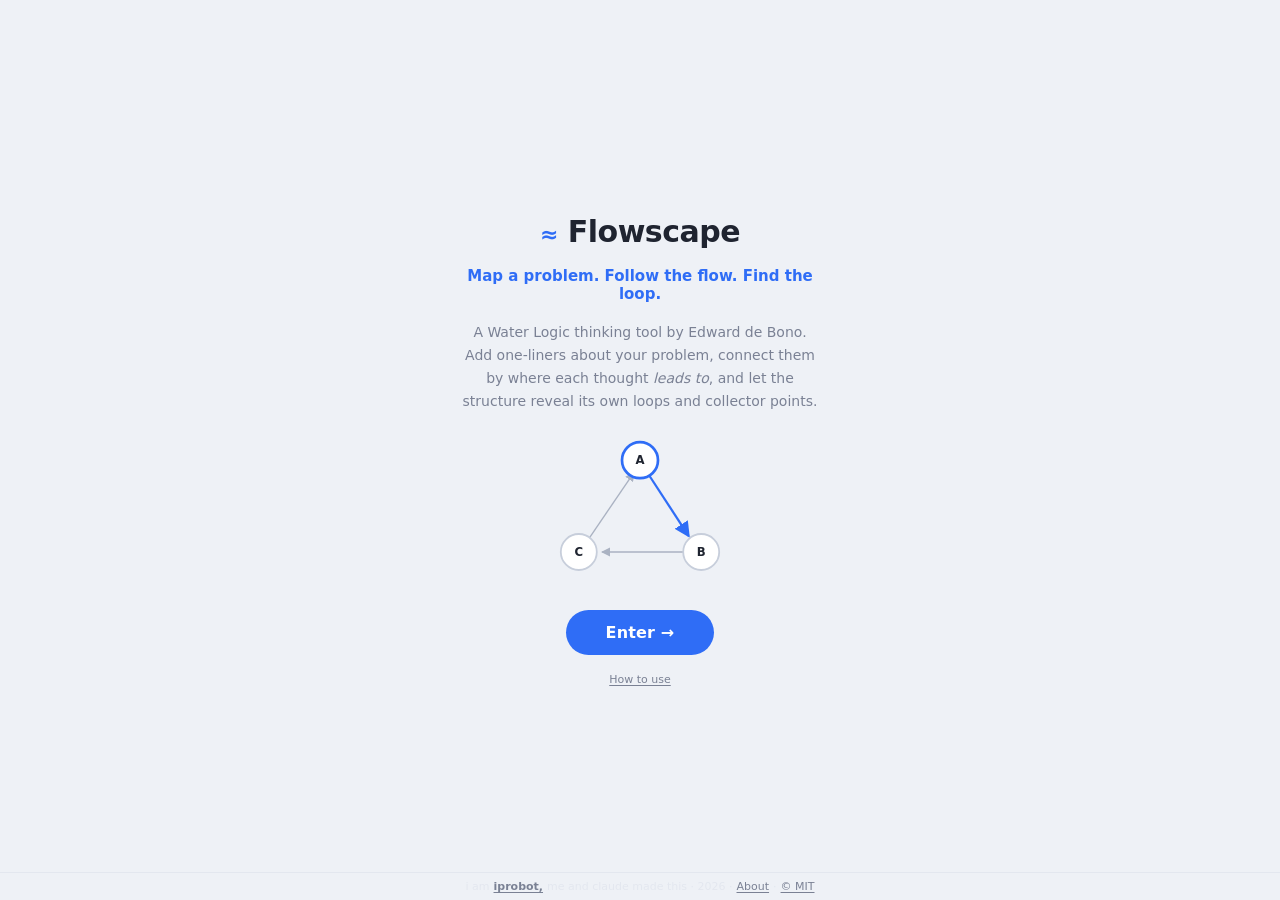
<file: index.html>
<!doctype html>
<html lang="en" data-mode="light" data-palette="blue-yellow">
<head>
  <meta charset="utf-8" />
  <meta name="viewport" content="width=device-width, initial-scale=1" />
  <title>Flowscape — Water Logic</title>
  <!-- Single-file build — generated by build.js, do not edit. Edit src/ then run `node build.js`. -->
  <style>
/* ============================================================
   Flowscape — Water Logic SPA
   Theming via CSS custom properties.
   data-mode  = light | dark        (surfaces)
   data-palette = blue-yellow | ... (accents)
   ============================================================ */

:root {
  --bg: #eef1f6;
  --panel: #ffffff;
  --panel-2: #f4f6fb;
  --text: #1f2430;
  --muted: #7a8194;
  --border: #e3e7ef;
  --node-fill: #ffffff;
  --node-stroke: #c7cedb;
  --edge: #aab2c2;
  --shadow: 0 6px 22px rgba(20, 30, 60, .09);
  --radius: 16px;
  --edge-strong: var(--accent);
}

[data-mode="dark"] {
  --bg: #111318;
  --panel: #181b24;
  --panel-2: #1e2130;
  --text: #e7ebf3;
  --muted: #98a1b8;
  --border: #28314c;
  --node-fill: #1e2130;
  --node-stroke: #3a4566;
  --edge: #46506b;
  --shadow: 0 10px 30px rgba(0, 0, 0, .5);
}

/* Palettes -------------------------------------------------- */
[data-palette="blue-yellow"] { --accent: #2f6df6; --accent-2: #f4b400; }
[data-palette="teal-coral"]  { --accent: #0d9488; --accent-2: #fb7185; }
[data-palette="violet-lime"] { --accent: #7c3aed; --accent-2: #84cc16; }
[data-palette="ember"]       { --accent: #e05a1a; --accent-2: #3aa0da; }
[data-palette="slate"]       { --accent: #5b7fa6; --accent-2: #d4a843; }
/* Six Thinking Hats palettes (accent = strong path/entry, accent-2 = loop) */
[data-palette="hats-blue-yellow"] { --accent: #3aa0da; --accent-2: #f4c20d; }
[data-palette="hats-green-red"]   { --accent: #2fa84f; --accent-2: #e5342a; }
[data-palette="hats-blue-green"]  { --accent: #3aa0da; --accent-2: #2fa84f; }

/* Base ------------------------------------------------------ */
* { box-sizing: border-box; }
html, body { height: 100%; margin: 0; }
body {
  display: flex;
  flex-direction: column;
  background: var(--bg);
  color: var(--text);
  font-family: ui-sans-serif, system-ui, -apple-system, "Segoe UI", Roboto, Helvetica, Arial, sans-serif;
  font-size: 14px;
  -webkit-font-smoothing: antialiased;
}
h2 { margin: 0; font-size: 13px; letter-spacing: .04em; text-transform: uppercase; color: var(--muted); }
button { font: inherit; }

/* Toolbar --------------------------------------------------- */
.toolbar {
  display: flex;
  align-items: center;
  gap: 12px;
  padding: 10px 16px;
  background: var(--panel);
  border-bottom: 1px solid var(--border);
}
.brand {
  font-weight: 700;
  font-size: 16px;
  letter-spacing: .01em;
  display: flex;
  align-items: center;
  gap: 8px;
  cursor: pointer;
  user-select: none;
  opacity: 1;
  transition: opacity .15s;
}
.brand:hover { opacity: .7; }
.brand-mark {
  color: var(--accent);
  font-size: 22px;
  line-height: 1;
}
.group { display: flex; align-items: center; gap: 6px; }
.spacer { flex: 1; }

.btn {
  border: 1px solid var(--border);
  background: var(--panel-2);
  color: var(--text);
  padding: 7px 12px;
  border-radius: 10px;
  cursor: pointer;
  transition: background .15s, border-color .15s, transform .05s;
}
.btn:hover { border-color: var(--accent); }
.btn:active { transform: translateY(1px); }
.btn.ghost { background: transparent; }
.btn.danger { color: #e5484d; }
.btn.danger:hover { border-color: #e5484d; }
.btn.active { border-color: var(--accent); color: var(--accent); background: color-mix(in srgb, var(--accent) 10%, transparent); }
.btn.icon-btn { padding: 7px 10px; }
.add-btn { font-size: 18px; line-height: 1; padding: 0 14px; }

select {
  border: 1px solid var(--border);
  background: var(--panel-2);
  color: var(--text);
  padding: 7px 10px;
  border-radius: 10px;
  cursor: pointer;
  max-width: 220px;
}

/* Workspace ------------------------------------------------- */
.workspace {
  flex: 1;
  display: grid;
  grid-template-columns: minmax(300px, 34%) 1fr;
  gap: 14px;
  padding: 14px 14px 42px;
  min-height: 0;
}
.workspace.hide-list  { grid-template-columns: 1fr; }
.workspace.hide-list  .list-panel  { display: none; }
.workspace.hide-graph { grid-template-columns: 1fr; }
.workspace.hide-graph .graph-panel { display: none; }

/* List-only = focused, centered edit column */
.workspace.hide-graph .list-panel { justify-self: center; width: min(820px, 100%); }
.workspace.hide-graph .node-list { padding: 8px 18px 20px; }
.workspace.hide-graph .row-text { font-size: 15px; }
.workspace.hide-graph .add-row input { padding: 11px 14px; }

.panel {
  background: var(--panel);
  border: 1px solid var(--border);
  border-radius: var(--radius);
  box-shadow: var(--shadow);
  display: flex;
  flex-direction: column;
  min-height: 0;
  overflow: hidden;
}
.panel-head {
  display: flex;
  align-items: baseline;
  gap: 10px;
  padding: 14px 16px 10px;
}
.hint { color: var(--muted); font-size: 12px; }
.hint em { color: var(--accent); font-style: normal; font-weight: 600; }

/* Search ---------------------------------------------------- */
.search-wrap { padding: 0 16px 8px; }
.search-input {
  width: 100%; padding: 6px 10px; border: 1px solid var(--border);
  background: var(--panel-2); color: var(--text); border-radius: 8px;
  font: inherit; font-size: 12px; outline: none;
  transition: border-color .15s;
}
.search-input:focus { border-color: var(--accent); }
.search-input::placeholder { color: var(--muted); }

/* Add row --------------------------------------------------- */
.add-row { display: flex; gap: 8px; padding: 0 16px 12px; }
.add-row input {
  flex: 1;
  border: 1px solid var(--border);
  background: var(--panel-2);
  color: var(--text);
  padding: 9px 12px;
  border-radius: 10px;
  outline: none;
}
.add-row input:focus { border-color: var(--accent); }

/* List ------------------------------------------------------ */
.node-list { list-style: none; margin: 0; padding: 4px 10px 14px; overflow: auto; }

.section-label {
  font-size: 11px;
  letter-spacing: .08em;
  text-transform: uppercase;
  color: var(--muted);
  padding: 14px 8px 6px;
}

.node-row {
  display: flex;
  align-items: center;
  gap: 10px;
  padding: 8px 10px;
  border-radius: 12px;
  border: 1px solid transparent;
  transition: background .12s;
}
.node-row:hover { background: var(--panel-2); }
.node-row[data-loop] { border-left: 3px solid var(--accent-2); }
.node-row[data-entry] { background: color-mix(in srgb, var(--accent) 9%, transparent); }

.dot {
  flex: 0 0 auto;
  width: 28px; height: 28px;
  display: grid; place-items: center;
  border-radius: 50%;
  border: 1.5px solid var(--node-stroke);
  background: var(--panel-2);
  font-weight: 700;
  font-size: 12px;
  color: var(--text);
}
.node-row[data-entry] .dot { background: var(--accent); color: #fff; border-color: var(--accent); }
.node-row[data-loop] .dot { border-color: var(--accent-2); }

.row-text { flex: 1; min-width: 0; overflow: hidden; text-overflow: ellipsis; white-space: nowrap; cursor: text; }
.row-text[contenteditable="true"] {
  white-space: normal;
  background: var(--panel-2);
  outline: 1px solid var(--accent);
  border-radius: 6px;
  padding: 2px 6px;
}
.row-incoming { flex: 0 0 auto; display: flex; align-items: center; gap: 3px; min-width: 28px; }
.in-chip {
  display: inline-flex; align-items: center; justify-content: center;
  font-size: 10px; font-weight: 700; padding: 1px 5px; border-radius: 5px;
  background: var(--panel-2); color: var(--muted); border: 1px solid var(--border);
  cursor: pointer; user-select: none; transition: background .1s, color .1s;
}
.in-chip:hover { background: var(--panel-3, var(--panel-2)); color: var(--text); }
.in-chip--strong { background: color-mix(in srgb, var(--accent) 18%, transparent); color: var(--accent); border-color: var(--accent); }
.in-chip--strong:hover { background: color-mix(in srgb, var(--accent) 30%, transparent); }
.in-empty { color: var(--border); font-size: 11px; }
.row-flow { flex: 0 0 auto; font-size: 11px; color: var(--muted); font-variant-numeric: tabular-nums; }
.row-flow b { color: var(--accent); font-weight: 700; }

.loop-pill {
  margin-left: 4px;
  font-size: 10px;
  letter-spacing: .06em;
  text-transform: uppercase;
  color: var(--accent-2);
  border: 1px solid var(--accent-2);
  border-radius: 999px;
  padding: 1px 7px;
}

.icon {
  flex: 0 0 auto;
  border: none;
  background: transparent;
  color: var(--muted);
  cursor: pointer;
  width: 26px; height: 26px;
  border-radius: 8px;
  font-size: 14px;
}
.icon:hover { background: var(--border); color: var(--text); }
.node-row[data-entry] .entry-btn { color: var(--accent); }

.empty-note { color: var(--muted); padding: 22px 12px; text-align: center; font-size: 13px; line-height: 1.5; }

/* Legend (Six Hats) ---------------------------------------- */
.legend { display: flex; flex-wrap: wrap; align-items: center; gap: 6px; padding: 0 16px 10px; }
.legend-title { font-size: 11px; text-transform: uppercase; letter-spacing: .06em; color: var(--muted); margin-right: 2px; }
.legend .chip {
  display: inline-flex; align-items: center; gap: 6px;
  font-size: 11px; color: var(--muted);
  border: 1px solid var(--border); border-radius: 999px; padding: 2px 9px;
}
.legend .sw { width: 11px; height: 11px; border-radius: 50%; border: 1px solid rgba(0, 0, 0, .25); }

/* Hat picker inside context menu */
.ctx-menu .hat-row { display: flex; flex-wrap: wrap; gap: 6px; padding: 6px 8px 8px; }
.ctx-menu .hat-chip {
  width: 24px; height: 24px; border-radius: 50%;
  border: 2px solid var(--border); cursor: pointer; padding: 0;
}
.ctx-menu .hat-chip[data-none] { display: grid; place-items: center; font-size: 12px; color: var(--muted); background: var(--panel-2); }
.ctx-menu .hat-chip.sel { outline: 2px solid var(--accent); outline-offset: 1px; }

/* Graph ----------------------------------------------------- */
.graph-wrap { flex: 1; min-height: 0; position: relative; }
#graph { display: block; width: 100%; height: 100%; cursor: grab; touch-action: none; }
#graph.panning { cursor: grabbing; }

.zoom-ctrls {
  position: absolute; right: 12px; bottom: 12px;
  display: flex; flex-direction: column; gap: 6px;
}
.zoom-ctrls .zbtn {
  width: 34px; height: 34px;
  display: grid; place-items: center;
  font-size: 17px; line-height: 1;
  border: 1px solid var(--border);
  background: var(--panel);
  color: var(--text);
  border-radius: 10px;
  box-shadow: var(--shadow);
  cursor: pointer;
}
.zoom-ctrls .zbtn:hover { border-color: var(--accent); color: var(--accent); }

.gnode { cursor: grab; }
.gnode:active { cursor: grabbing; }
.gnode circle { fill: var(--node-fill); stroke: var(--node-stroke); stroke-width: 1.6; transition: stroke .12s; }
.gnode .node-label { fill: var(--text); font-weight: 700; font-size: 14px; text-anchor: middle; dominant-baseline: central; pointer-events: none; }
.gnode .node-cap { fill: var(--muted); font-size: 10.5px; text-anchor: middle; pointer-events: none; }
.gnode[data-entry] circle { stroke: var(--accent); stroke-width: 3; }
.gnode[data-entry] .entry-ring { fill: none; stroke: var(--accent); stroke-width: 2; opacity: 0.45; }
.gnode[data-loop] circle { stroke: var(--accent-2); stroke-width: 2.6; }
.gnode[data-collector] circle { fill: color-mix(in srgb, var(--accent) 14%, var(--node-fill)); }
.gnode[data-selected] circle { stroke: var(--text); stroke-width: 2.5; stroke-dasharray: 5 3; }
.gnode.dragging circle { stroke: var(--accent); }

#graph #arrow path  { fill: var(--edge); }
#graph #arrowS path { fill: var(--accent); }
#graph #arrowL path { fill: var(--accent-2); }

.edge .line { fill: none; stroke: var(--edge); stroke-width: 1.6; }
.edge .hit { fill: none; stroke: transparent; stroke-width: 16; cursor: pointer; }
.edge.strong .line { stroke: var(--edge-strong); stroke-width: 2.6; }
.edge.loop .line { stroke: var(--accent-2); stroke-width: 2.8; }
.edge .slash { stroke: var(--edge-strong); stroke-width: 2.5; stroke-linecap: round; }
.edge.loop .slash { stroke: var(--accent-2); }
.edge .slash-halo { stroke: var(--panel); stroke-width: 5; stroke-linecap: round; }

/* Strong-path styles -------------------------------------- */
/* Flow: animated "current" dashes — only on loop edges (the stable repeating loop flows);
   non-loop strong edges in this style are plain. */
@keyframes flow-current { to { stroke-dashoffset: -14; } }
.edge.strong.style-flow.loop .line { stroke-dasharray: 8 6; animation: flow-current .8s linear infinite; }
@media (prefers-reduced-motion: reduce) { .edge.strong.style-flow.loop .line { animation: none; } }
/* Arrow: plain thick accent line + end arrowhead (no mid mark) — no extra CSS needed */

/* Context menu ---------------------------------------------- */
.ctx-menu {
  position: fixed;
  z-index: 50;
  min-width: 180px;
  background: var(--panel);
  border: 1px solid var(--border);
  border-radius: 12px;
  box-shadow: var(--shadow);
  padding: 6px;
  font-size: 13px;
}
.ctx-menu button {
  display: flex;
  width: 100%;
  align-items: center;
  gap: 8px;
  border: none;
  background: transparent;
  color: var(--text);
  text-align: left;
  padding: 8px 10px;
  border-radius: 8px;
  cursor: pointer;
}
.ctx-menu button:hover { background: var(--panel-2); }
.ctx-menu button.danger { color: #e5484d; }
.ctx-menu .sep { height: 1px; background: var(--border); margin: 5px 4px; }
.ctx-menu .ctx-title {
  padding: 6px 10px 4px;
  font-size: 11px;
  text-transform: uppercase;
  letter-spacing: .06em;
  color: var(--muted);
}

/* Modal ----------------------------------------------------- */
.modal-backdrop {
  position: fixed; inset: 0;
  background: rgba(10, 14, 25, .45);
  display: grid; place-items: center;
  z-index: 300;
}
.modal {
  width: min(420px, 92vw);
  background: var(--panel);
  border: 1px solid var(--border);
  border-radius: 16px;
  box-shadow: var(--shadow);
  padding: 18px;
}
.modal h3 { margin: 0 0 14px; font-size: 16px; }
.modal .field { margin-bottom: 12px; display: flex; flex-direction: column; gap: 6px; }
.modal label { font-size: 12px; color: var(--muted); }
.modal input[type="text"], .modal textarea, .modal select {
  width: 100%;
  border: 1px solid var(--border);
  background: var(--panel-2);
  color: var(--text);
  padding: 9px 11px;
  border-radius: 10px;
  outline: none;
  font: inherit;
}
.modal input:focus, .modal textarea:focus, .modal select:focus { border-color: var(--accent); }
.modal textarea { resize: vertical; min-height: 70px; }
.radio-row { display: flex; gap: 8px; }
.radio-row label {
  flex: 1;
  display: flex; align-items: center; gap: 8px;
  border: 1px solid var(--border);
  border-radius: 10px;
  padding: 9px 11px;
  cursor: pointer;
  color: var(--text);
}
.radio-row label:has(input:checked) { border-color: var(--accent); background: color-mix(in srgb, var(--accent) 10%, transparent); }
.modal-actions { display: flex; justify-content: flex-end; gap: 8px; margin-top: 16px; }
.btn.primary { background: var(--accent); border-color: var(--accent); color: #fff; }
.btn.primary.danger { background: #e5342a; border-color: #e5342a; }
.confirm-msg { font-size: 14px; color: var(--muted); margin: 0; line-height: 1.5; }

@media (max-width: 820px) {
  .workspace { grid-template-columns: 1fr; grid-auto-rows: minmax(300px, 46vh); }
  .fs-controls .btn { padding: 7px 9px; }
}

/* Landing --------------------------------------------------- */
#landing {
  position: fixed; inset: 0; z-index: 200;
  background: var(--bg);
  display: flex; align-items: center; justify-content: center;
  transition: opacity .35s ease, transform .35s ease;
}
#landing.landing-out { opacity: 0; transform: scale(1.03); pointer-events: none; }
#landing.landing-hidden { display: none; }
.landing-inner {
  max-width: 420px; padding: 48px 32px;
  text-align: center; display: flex; flex-direction: column; align-items: center; gap: 18px;
}
.brand-lg { font-size: 30px; font-weight: 800; letter-spacing: -.5px; color: var(--text); }
.brand-lg .brand-mark { color: var(--accent); }
.landing-tag { font-size: 15px; font-weight: 600; color: var(--accent); margin: 0; }
.landing-desc { font-size: 14px; color: var(--muted); line-height: 1.65; margin: 0; }
.landing-graph { width: 180px; height: 153px; margin: 4px 0; }
.landing-enter {
  font-size: 16px; font-weight: 700; padding: 13px 40px;
  background: var(--accent); color: #fff; border: none; border-radius: 999px;
  cursor: pointer; letter-spacing: .01em;
  transition: opacity .15s;
}
.landing-enter:hover { opacity: .85; }
/* Persistent footer ----------------------------------------- */
.app-footer {
  position: fixed; bottom: 0; left: 0; right: 0; z-index: 201;
  height: 28px; display: flex; align-items: center; justify-content: center;
  gap: 4px; font-size: 11px; color: var(--border);
  background: var(--bg); border-top: 1px solid var(--border);
  pointer-events: auto;
}
.app-footer strong { color: var(--muted); font-weight: 600; }
.footer-link {
  background: none; border: none; padding: 0; margin: 0;
  font: inherit; font-size: 11px; color: var(--muted);
  cursor: pointer; text-decoration: underline; text-underline-offset: 2px;
}
.footer-link:hover { color: var(--text); }

/* Info modal ------------------------------------------------ */
.info-modal { max-width: 480px; }
.info-modal-body { font-size: 13px; color: var(--text); line-height: 1.65; }
.info-modal-body p { margin: 0 0 10px; }
.info-modal-body ol { margin: 0 0 10px; padding-left: 20px; }
.info-modal-body li { margin-bottom: 6px; }
.info-quote { font-style: italic; color: var(--muted); border-left: 3px solid var(--border); padding-left: 10px; }

  </style>
</head>
<body>
  <header class="toolbar">
    <div class="brand"><span class="brand-mark">≈</span> Flowscape</div>

    <div class="group fs-controls">
      <select id="fsSelect" title="Switch Flowscape"></select>
      <button id="fsNew" class="btn" title="New Flowscape">New</button>
      <button id="fsRename" class="btn ghost" title="Rename">Rename</button>
      <button id="fsDelete" class="btn ghost" title="Delete">Delete</button>
      <button id="fsExample" class="btn ghost" title="Load worked example">Example</button>
      <button id="fsReset" class="btn ghost danger" title="Clear ALL saved data and reload">Reset</button>
      <button id="fsExport" class="btn ghost" title="Export all Flowscapes as JSON">Export</button>
      <button id="fsImport" class="btn ghost" title="Import Flowscapes from JSON">Import</button>
      <input type="file" id="fsImportFile" accept=".json,application/json" style="display:none">
    </div>

    <div class="spacer"></div>

    <div class="group view-controls">
      <button id="toggleList" class="btn" title="Show / hide list">List</button>
      <button id="toggleGraph" class="btn" title="Show / hide graph">Graph</button>
    </div>

    <div class="group theme-controls">
      <select id="strongStyle" title="Strong path style">
        <option value="flow">Flow ▸▸</option>
        <option value="arrow">Arrow ▸</option>
        <option value="classic">Classic ‖</option>
      </select>
      <select id="paletteSelect" title="Color theme">
        <optgroup label="Six Hats">
          <option value="hats-blue-yellow">Blue Hat</option>
          <option value="hats-green-red">Green Hat</option>
          <option value="hats-blue-green">Teal Hat</option>
        </optgroup>
        <optgroup label="Palettes">
          <option value="blue-yellow">Ocean</option>
          <option value="teal-coral">Reef</option>
          <option value="violet-lime">Dusk</option>
          <option value="ember">Ember</option>
          <option value="slate">Slate</option>
        </optgroup>
      </select>
      <button id="modeToggle" class="btn icon-btn" title="Toggle light / dark">🌙</button>
    </div>
  </header>

  <section id="landing">
    <div class="landing-inner">
      <div class="brand-lg"><span class="brand-mark">≈</span> Flowscape</div>
      <p class="landing-tag">Map a problem. Follow the flow. Find the loop.</p>
      <p class="landing-desc">
        A Water Logic thinking tool by Edward de Bono. Add one-liners about
        your problem, connect them by where each thought <em>leads&nbsp;to</em>,
        and let the structure reveal its own loops and collector points.
      </p>
      <svg class="landing-graph" viewBox="0 0 200 170" xmlns="http://www.w3.org/2000/svg" aria-hidden="true">
        <defs>
          <marker id="lk-arr" markerWidth="7" markerHeight="7" refX="6" refY="3.5" orient="auto">
            <path d="M0,0 L7,3.5 L0,7 Z" fill="var(--edge)" />
          </marker>
          <marker id="lk-arr-s" markerWidth="7" markerHeight="7" refX="6" refY="3.5" orient="auto">
            <path d="M0,0 L7,3.5 L0,7 Z" fill="var(--accent)" />
          </marker>
        </defs>
        <!-- edges -->
        <line x1="107" y1="40" x2="154" y2="112" stroke="var(--accent)" stroke-width="2.5" marker-end="url(#lk-arr-s)" />
        <line x1="152" y1="130" x2="58" y2="130" stroke="var(--edge)" stroke-width="1.5" marker-end="url(#lk-arr)" />
        <line x1="44" y1="114" x2="93" y2="42" stroke="var(--edge)" stroke-width="1.5" marker-end="url(#lk-arr)" />
        <!-- nodes -->
        <circle cx="100" cy="28" r="20" fill="var(--node-fill)" stroke="var(--accent)" stroke-width="3" />
        <text x="100" y="32" text-anchor="middle" font-size="13" font-weight="700" fill="var(--text)">A</text>
        <circle cx="168" cy="130" r="20" fill="var(--node-fill)" stroke="var(--node-stroke)" stroke-width="2" />
        <text x="168" y="134" text-anchor="middle" font-size="13" font-weight="700" fill="var(--text)">B</text>
        <circle cx="32" cy="130" r="20" fill="var(--node-fill)" stroke="var(--node-stroke)" stroke-width="2" />
        <text x="32" y="134" text-anchor="middle" font-size="13" font-weight="700" fill="var(--text)">C</text>
      </svg>
      <button id="enterBtn" class="landing-enter">Enter →</button>
      <button class="footer-link" id="landingAbout">How to use</button>
    </div>
  </section>

  <main class="workspace">
    <section class="panel list-panel">
      <div class="panel-head">
        <h2>List</h2>
        <span class="hint">one-liners → nodes · what does each <em>lead&nbsp;TO?</em></span>
      </div>
      <form id="addForm" class="add-row">
        <input id="addInput" placeholder="Add a one-liner and press Enter…" autocomplete="off" />
        <button type="submit" class="btn add-btn" title="Add node">＋</button>
      </form>
      <div class="search-wrap">
        <input id="searchInput" class="search-input" placeholder="Filter nodes…" autocomplete="off" />
      </div>
      <ul id="list" class="node-list"></ul>
    </section>

    <section class="panel graph-panel">
      <div class="panel-head">
        <h2>Graph</h2>
        <span class="hint" id="graphHint"></span>
      </div>
      <div id="legend" class="legend"></div>
      <div id="graphWrap" class="graph-wrap">
        <svg id="graph" xmlns="http://www.w3.org/2000/svg"></svg>
        <div class="zoom-ctrls">
          <button id="zoomIn" class="zbtn" title="Zoom in">＋</button>
          <button id="zoomOut" class="zbtn" title="Zoom out">−</button>
          <button id="zoomFit" class="zbtn" title="Fit to view">⤢</button>
        </div>
      </div>
    </section>
  </main>

  <footer class="app-footer">
    i am <strong><a class="footer-link" href="https://iprobot.com" target="_blank">iprobot,</a></strong> me and claude made this · 2026
    · <button class="footer-link" id="footerAbout">About</button>
    · <button class="footer-link" id="footerMit">© MIT</button>
  </footer>

  <div id="ctxMenu" class="ctx-menu" hidden></div>
  <div id="modalRoot"></div>

  <script>
/* ============================================================
   Flowscape — Water Logic SPA
   Vanilla JS · localStorage · hand-rolled SVG graph.

   Model (one per Flowscape, array persisted under STORE_KEY):
     { id, name, createdAt, updatedAt, entryId,
       theme:{mode,palette},
       nodes:[{id,label,text,x,y}],
       edges:[{id,from,to,strong}] }
   Invariant: at most one strong edge per `from` node
   (the favored "leads TO" that drives the flow sequence & loops).
   ============================================================ */

(() => {
  'use strict';

  const STORE_KEY = 'flowscapes.v1';
  const R = 26; // node radius

  // de Bono's Six Thinking Hats — node tag colors (c = fill, t = contrast text)
  const HATS = {
    white:  { n: 'White',  m: 'Facts / information',  c: '#e9edf3', t: '#23272e' },
    yellow: { n: 'Yellow', m: 'Value / optimism',     c: '#f4c20d', t: '#3a2f00' },
    black:  { n: 'Black',  m: 'Risk / caution',       c: '#2f3338', t: '#ffffff' },
    red:    { n: 'Red',    m: 'Feeling / intuition',  c: '#e5342a', t: '#ffffff' },
    green:  { n: 'Green',  m: 'Creativity / ideas',   c: '#2fa84f', t: '#ffffff' },
    blue:   { n: 'Blue',   m: 'Process / control',    c: '#3aa0da', t: '#ffffff' },
  };
  const HAT_ORDER = ['white', 'yellow', 'black', 'red', 'green', 'blue'];

  const $ = (s) => document.querySelector(s);
  const uid = () => Math.random().toString(36).slice(2, 9);
  const now = () => Date.now();

  let store = { flowscapes: [], currentId: null };
  let current = null;
  let undoSnapshot = null;

  /* ---------- persistence ---------- */
  function load() {
    try {
      const raw = localStorage.getItem(STORE_KEY);
      if (raw) store = JSON.parse(raw);
    } catch { /* ignore corrupt store */ }
    if (!Array.isArray(store.flowscapes)) store.flowscapes = [];
    if (!store.ui) store.ui = { showList: true, showGraph: true };
    store.flowscapes.forEach((f) => { if (f.theme && f.theme.strongStyle === 'chevrons') f.theme.strongStyle = 'arrow'; });
  }
  function save() {
    if (current) current.updatedAt = now();
    localStorage.setItem(STORE_KEY, JSON.stringify(store));
  }
  let _saveTimer = 0;
  function saveSoon() { clearTimeout(_saveTimer); _saveTimer = setTimeout(save, 300); }

  function snapshot() { if (current) undoSnapshot = JSON.parse(JSON.stringify(current)); }
  function undo() {
    if (!undoSnapshot) return;
    const idx = store.flowscapes.findIndex((f) => f.id === undoSnapshot.id);
    if (idx >= 0) store.flowscapes[idx] = undoSnapshot;
    setCurrent(undoSnapshot.id); undoSnapshot = null; render();
  }
  function setCurrent(id) {
    current = store.flowscapes.find((f) => f.id === id) || null;
    store.currentId = current ? current.id : null;
  }

  /* ---------- labels ---------- */
  function labelFor(i) {            // 0 -> A, 25 -> Z, 26 -> AA …
    let s = ''; i++;
    while (i > 0) { i--; s = String.fromCharCode(65 + (i % 26)) + s; i = Math.floor(i / 26); }
    return s;
  }
  function nextLabel(fs) {
    const used = new Set(fs.nodes.map((n) => n.label));
    for (let i = 0; ; i++) { const l = labelFor(i); if (!used.has(l)) return l; }
  }
  const labelCmp = (a, b) => (a.length - b.length) || a.localeCompare(b);

  /* ---------- model factories & mutations ---------- */
  function makeFlowscape(name) {
    const theme = current ? { strongStyle: 'flow', ...current.theme }
      : { mode: document.documentElement.dataset.mode || 'light',
          palette: document.documentElement.dataset.palette || 'blue-yellow',
          strongStyle: 'flow' };
    return {
      id: uid(), name: name || 'Untitled Flowscape',
      createdAt: now(), updatedAt: now(),
      entryId: null, theme, nodes: [], edges: [],
    };
  }
  function nodeById(id) { return current.nodes.find((n) => n.id === id); }

  function addNode(text, x, y) {
    const n = {
      id: uid(), label: nextLabel(current), text: (text || '').trim() || 'New node',
      x: x, y: y,
    };
    if (x == null || y == null) {
      // place new nodes around the center of the *current view* (world coords)
      const wrap = $('#graphWrap'), v = getView();
      const w = wrap.clientWidth || 600, h = wrap.clientHeight || 400;
      const cx = (w / 2 - v.x) / v.z, cy = (h / 2 - v.y) / v.z;
      const k = current.nodes.length;
      n.x = cx + Math.cos(k * 1.3) * (40 + k * 6);
      n.y = cy + Math.sin(k * 1.3) * (40 + k * 6);
    }
    clampNode(n);
    current.nodes.push(n);
    if (!current.entryId) current.entryId = n.id; // first node becomes entry
    return n;
  }
  // loose clamp to a generous world rect (pan/zoom handles visibility)
  function clampNode(n) {
    n.x = Math.max(-2000, Math.min(6000, n.x));
    n.y = Math.max(-2000, Math.min(6000, n.y));
  }
  function deleteNode(id) {
    current.nodes = current.nodes.filter((n) => n.id !== id);
    current.edges = current.edges.filter((e) => e.from !== id && e.to !== id);
    if (current.entryId === id) current.entryId = current.nodes[0] ? current.nodes[0].id : null;
  }
  function setText(id, text) { const n = nodeById(id); if (n) n.text = text.trim() || n.text; }
  function setEntry(id) { current.entryId = id; }
  function setHat(id, hat) { const n = nodeById(id); if (n) { if (hat) n.hat = hat; else delete n.hat; } }

  function findEdge(from, to) { return current.edges.find((e) => e.from === from && e.to === to); }
  function setEdge(from, to, strong) {
    if (from === to) return;
    if (strong) { // enforce single strong out-link: demote siblings to normal
      current.edges.forEach((e) => { if (e.from === from && e.strong) e.strong = false; });
    }
    const ex = findEdge(from, to);
    if (ex) ex.strong = !!strong;
    else current.edges.push({ id: uid(), from, to, strong: !!strong });
  }
  function deleteEdge(id) { current.edges = current.edges.filter((e) => e.id !== id); }
  function toggleEdgeStrong(id) {
    const e = current.edges.find((x) => x.id === id);
    if (!e) return;
    if (!e.strong) setEdge(e.from, e.to, true); // promote (demotes siblings)
    else e.strong = false;
  }

  /* ---------- flow sequence (the core algorithm) ---------- */
  function strongOut(id) { const e = current.edges.find((x) => x.from === id && x.strong); return e ? e.to : null; }

  function flowSequence() {
    const order = [], seen = new Map();
    let cur = current.entryId, loopStart = -1;
    while (cur != null && !seen.has(cur) && nodeById(cur)) {
      seen.set(cur, order.length); order.push(cur); cur = strongOut(cur);
    }
    if (cur != null && seen.has(cur)) loopStart = seen.get(cur);
    const visited = new Set(order);
    const peripheral = current.nodes
      .filter((n) => !visited.has(n.id))
      .sort((a, b) => labelCmp(a.label, b.label))
      .map((n) => n.id);
    const loopSet = new Set(loopStart >= 0 ? order.slice(loopStart) : []);
    return { order, loopStart, loopSet, peripheral };
  }
  function inDegree() {
    const m = new Map();
    current.edges.forEach((e) => m.set(e.to, (m.get(e.to) || 0) + 1));
    return m;
  }

  /* ============================================================
     RENDER
     ============================================================ */
  function render() { renderToolbar(); applyLayout(); renderLegend(); renderList(); drawGraph(); save(); }

  function applyLayout() {
    const ws = $('.workspace');
    ws.classList.toggle('hide-list', !store.ui.showList);
    ws.classList.toggle('hide-graph', !store.ui.showGraph);
    $('#toggleList').classList.toggle('active', store.ui.showList);
    $('#toggleGraph').classList.toggle('active', store.ui.showGraph);
  }

  function renderLegend() {
    const el = $('#legend');
    if (!el) return;
    el.innerHTML = '<span class="legend-title">Hats:</span>' + HAT_ORDER.map((k) => {
      const h = HATS[k];
      return `<span class="chip" title="${esc(h.n + ' — ' + h.m)}"><span class="sw" style="background:${h.c}"></span>${esc(h.n)}</span>`;
    }).join('');
  }

  function renderToolbar() {
    const sel = $('#fsSelect');
    sel.innerHTML = store.flowscapes
      .map((f) => `<option value="${f.id}" ${f.id === current?.id ? 'selected' : ''}>${esc(f.name)}</option>`)
      .join('');
    if (current) {
      document.documentElement.dataset.mode = current.theme.mode;
      document.documentElement.dataset.palette = current.theme.palette;
      $('#paletteSelect').value = current.theme.palette;
      $('#strongStyle').value = current.theme.strongStyle || 'flow';
      $('#modeToggle').textContent = current.theme.mode === 'dark' ? '☀️' : '🌙';
    }
  }

  function renderList() {
    const list = $('#list');
    list.innerHTML = '';
    if (!current || current.nodes.length === 0) {
      list.innerHTML = `<div class="empty-note">No nodes yet.<br>Add a one-liner above, or load the <b>Example</b>.</div>`;
      return;
    }
    const { order, loopStart, loopSet, peripheral } = flowSequence();
    const indeg = inDegree();
    const collectorId = topCollector(indeg);

    if (order.length) {
      list.appendChild(sectionLabel('Flow from entry'));
      order.forEach((id, i) => {
        const firstLoop = (i === loopStart);
        list.appendChild(rowFor(id, { inLoop: loopSet.has(id), firstLoop, collector: id === collectorId }));
      });
    }
    if (peripheral.length) {
      list.appendChild(sectionLabel(order.length ? 'Peripheral' : 'Nodes (set an entry ★ to sequence)'));
      peripheral.forEach((id) => list.appendChild(rowFor(id, { collector: id === collectorId })));
    }
    applySearch();
  }

  function applySearch() {
    const q = ($('#searchInput')?.value || '').toLowerCase();
    document.querySelectorAll('#list .node-row').forEach((li) => {
      const n = nodeById(li.dataset.id);
      li.style.display = (!q || !n || n.text.toLowerCase().includes(q) || n.label.toLowerCase().includes(q)) ? '' : 'none';
    });
  }

  function sectionLabel(t) { const d = document.createElement('div'); d.className = 'section-label'; d.textContent = t; return d; }

  function rowFor(id, opt = {}) {
    const n = nodeById(id);
    const li = document.createElement('li');
    li.className = 'node-row';
    li.dataset.id = id;
    if (current.entryId === id) li.dataset.entry = '1';
    if (opt.inLoop) li.dataset.loop = '1';

    const tgt = strongOut(id);
    const tgtLabel = tgt ? nodeById(tgt)?.label : null;
    const hat = n.hat && HATS[n.hat];
    const dotStyle = hat ? ` style="background:${hat.c};color:${hat.t};border-color:${hat.c}"` : '';

    const incoming = current.edges.filter((e) => e.to === id);
    const inChips = incoming.map((e) => {
      const srcLabel = nodeById(e.from)?.label ?? '?';
      return `<span class="in-chip${e.strong ? ' in-chip--strong' : ''}" data-edge="${e.id}" title="${e.strong ? 'Strong' : 'Normal'} path from ${srcLabel}">${esc(srcLabel)}</span>`;
    }).join('');
    const incomingHtml = `<span class="row-incoming">${inChips || '<span class="in-empty">·</span>'}</span>`;

    li.innerHTML = `
      ${incomingHtml}
      <span class="dot"${dotStyle} title="${hat ? esc(hat.n + ' · ' + hat.m) : ''}">${esc(n.label)}</span>
      <span class="row-text" title="Double-click to edit">${esc(n.text)}</span>
      ${opt.firstLoop ? '<span class="loop-pill">loop</span>' : ''}
      <span class="row-flow">${tgtLabel ? '→ <b>' + esc(tgtLabel) + '</b>' : '∅'}</span>
      <button class="icon entry-btn" title="Set as entry">★</button>
      <button class="icon menu-btn" title="Menu">⋯</button>`;

    li.querySelector('.entry-btn').addEventListener('click', (e) => { e.stopPropagation(); setEntry(id); render(); });
    li.querySelector('.menu-btn').addEventListener('click', (e) => { e.stopPropagation(); openNodeMenu(id, e.clientX, e.clientY); });
    li.querySelectorAll('.in-chip').forEach((chip) => {
      chip.addEventListener('click', (e) => { e.stopPropagation(); openEdgeMenu(chip.dataset.edge, e.clientX, e.clientY); });
    });

    const txt = li.querySelector('.row-text');
    txt.addEventListener('dblclick', () => startInlineEdit(txt, id));
    return li;
  }

  function startInlineEdit(el, id) {
    el.setAttribute('contenteditable', 'true');
    el.textContent = nodeById(id).text;
    el.focus();
    const range = document.createRange(); range.selectNodeContents(el);
    const selObj = getSelection(); if (selObj) { selObj.removeAllRanges(); selObj.addRange(range); }
    const finish = (commit) => {
      el.removeAttribute('contenteditable');
      el.removeEventListener('blur', onBlur);
      if (commit) { setText(id, el.textContent); }
      render();
    };
    const onBlur = () => finish(true);
    el.addEventListener('blur', onBlur);
    el.addEventListener('keydown', (e) => {
      if (e.key === 'Enter') { e.preventDefault(); el.blur(); }
      else if (e.key === 'Escape') { e.preventDefault(); finish(false); }
    });
  }

  function topCollector(indeg) {
    let best = null, bestN = 2; // only flag a real collector (>=3 incoming)
    indeg.forEach((v, k) => { if (v > bestN) { bestN = v; best = k; } });
    return best;
  }

  /* ---------- graph ---------- */
  function drawGraph() {
    const svg = $('#graph'), wrap = $('#graphWrap');
    const w = wrap.clientWidth, h = wrap.clientHeight;
    svg.setAttribute('width', w); svg.setAttribute('height', h);

    if (!current) { svg.innerHTML = ''; $('#graphHint').textContent = ''; return; }

    const { loopSet } = flowSequence();
    const indeg = inDegree();
    const collectorId = topCollector(indeg);

    let defs = `
      <defs>
        ${marker('arrow')}
        ${marker('arrowS')}
        ${marker('arrowL')}
      </defs>`;

    const sstyle = (current.theme && current.theme.strongStyle) || 'classic';
    const edgesSvg = current.edges.map((e) => {
      const g = edgeGeom(e); if (!g) return '';
      const isLoop = e.strong && loopSet.has(e.from) && loopSet.has(e.to) && strongOut(e.from) === e.to;
      const cls = 'edge' + (e.strong ? ' strong style-' + sstyle : '') + (isLoop ? ' loop' : '');
      const mk = isLoop ? 'arrowL' : (e.strong ? 'arrowS' : 'arrow');
      let deco = '';
      if (e.strong && sstyle === 'classic') deco = strongTicks(g.slash); // de Bono ‖
      // 'flow' = animated via CSS (.style-flow .line); 'arrow' = plain end arrowhead, no mid mark
      return `<g class="${cls}" data-edge="${e.id}">
        <path class="hit" d="${g.d}"></path>
        <path class="line" d="${g.d}" marker-end="url(#${mk})"></path>
        ${deco}
      </g>`;
    }).join('');

    const nodesSvg = current.nodes.map((n) => {
      const attrs = [`data-node="${n.id}"`, 'class="gnode"'];
      if (current.entryId === n.id) attrs.push('data-entry="1"');
      if (loopSet.has(n.id)) attrs.push('data-loop="1"');
      if (n.id === collectorId) attrs.push('data-collector="1"');
      if (n.id === selectedNodeId) attrs.push('data-selected="1"');
      const hat = n.hat && HATS[n.hat];
      const circleStyle = hat ? ` style="fill:${hat.c}"` : '';
      const labelStyle = hat ? ` style="fill:${hat.t}"` : '';
      const cap2 = hat ? `${hat.n} · ${cap(n.text)}` : cap(n.text);
      const outerRing = current.entryId === n.id ? `<circle class="entry-ring" r="${R + 8}"></circle>` : '';
      return `<g ${attrs.join(' ')} transform="translate(${n.x},${n.y})">
        <title>${esc(hat ? hat.n + ' (' + hat.m + ') — ' + n.text : n.text)}</title>
        ${outerRing}<circle r="${R}"${circleStyle}></circle>
        <text class="node-label" y="1"${labelStyle}>${esc(n.label)}</text>
        <text class="node-cap" y="${R + 14}">${esc(cap2)}</text>
      </g>`;
    }).join('');

    const v = getView();
    svg.innerHTML = defs +
      `<g class="viewport" transform="translate(${v.x},${v.y}) scale(${v.z})">${edgesSvg}${nodesSvg}</g>`;

    // hint
    const loopLabels = current.nodes.filter((n) => loopSet.has(n.id)).map((n) => n.label).join('-');
    const entry = current.entryId ? nodeById(current.entryId)?.label : '—';
    $('#graphHint').textContent =
      `${current.nodes.length} nodes · entry ${entry}` + (loopLabels ? ` · loop ${loopLabels}` : ' · no loop') +
      ` · ${Math.round(v.z * 100)}%`;
  }

  function marker(id) {
    // fill is set via CSS (#graph #<id> path) so it can use theme custom properties
    return `<marker id="${id}" viewBox="0 0 10 10" refX="9" refY="5" markerWidth="7" markerHeight="7" orient="auto-start-reverse">
      <path d="M0,0 L10,5 L0,10 z"></path></marker>`;
  }

  function edgeGeom(e) {
    const a = nodeById(e.from), b = nodeById(e.to);
    if (!a || !b) return null;
    const dx = b.x - a.x, dy = b.y - a.y;
    const dist = Math.hypot(dx, dy) || 1;
    const ux = dx / dist, uy = dy / dist;        // along edge
    const px = -uy, py = ux;                       // perpendicular
    const recip = current.edges.some((o) => o.from === e.to && o.to === e.from);
    const sx = a.x + ux * R, sy = a.y + uy * R;
    const ex = b.x - ux * R, ey = b.y - uy * R;
    if (recip) {
      const off = 22;
      const mx = (sx + ex) / 2 + px * off, my = (sy + ey) / 2 + py * off;
      return { d: `M ${sx} ${sy} Q ${mx} ${my} ${ex} ${ey}`, sx, sy, ex, ey, recip: true, mx, my,
               slash: { x: sx + ux * 16 + px * off * 0.25, y: sy + uy * 16 + py * off * 0.25, ux, uy, px, py } };
    }
    return { d: `M ${sx} ${sy} L ${ex} ${ey}`, sx, sy, ex, ey, recip: false,
             slash: { x: sx + ux * 20, y: sy + uy * 20, ux, uy, px, py } };
  }

  // de Bono double-slash marking the favored (strong) path:
  // two short bars crossing the path perpendicularly (‖), as in the deck.
  function strongTicks(s) {
    const len = 6, gap = 4.5;             // half-length across the line, spacing along it
    const dx = s.px, dy = s.py;           // perpendicular to the edge (straight ticks)
    const seg = (k, cls) => {
      const cx = s.x + s.ux * k, cy = s.y + s.uy * k;
      const x1 = cx - dx * len, y1 = cy - dy * len, x2 = cx + dx * len, y2 = cy + dy * len;
      return `<line class="${cls}" x1="${x1}" y1="${y1}" x2="${x2}" y2="${y2}"></line>`;
    };
    // thin halo under each tick so it stays legible on top of the line
    return seg(-gap, 'slash-halo') + seg(gap, 'slash-halo') + seg(-gap, 'slash') + seg(gap, 'slash');
  }

  /* ============================================================
     INTERACTIONS — graph drag, context menus
     ============================================================ */
  let selectedNodeId = null;

  function initGraphEvents() {
    const svg = $('#graph');
    let drag = null, pan = null, moved = false, raf = 0;
    const schedule = () => { if (!raf) raf = requestAnimationFrame(() => { raf = 0; drawGraph(); }); };

    svg.addEventListener('mousedown', (e) => {
      if (e.button !== 0) return;
      const g = e.target.closest('[data-node]');
      moved = false;
      if (g) { // drag node (in world coords)
        const n = nodeById(g.dataset.node), pt = worldPoint(e);
        drag = { n, dx: n.x - pt.x, dy: n.y - pt.y };
        g.classList.add('dragging');
      } else { // pan the canvas
        const v = getView(), sp = svgPoint(e);
        pan = { sx: sp.x, sy: sp.y, vx: v.x, vy: v.y };
        svg.classList.add('panning');
      }
      e.preventDefault();
    });
    window.addEventListener('mousemove', (e) => {
      if (drag) {
        const pt = worldPoint(e);
        drag.n.x = pt.x + drag.dx; drag.n.y = pt.y + drag.dy;
        clampNode(drag.n); moved = true; schedule();
      } else if (pan) {
        const sp = svgPoint(e), v = getView();
        v.x = pan.vx + (sp.x - pan.sx); v.y = pan.vy + (sp.y - pan.sy);
        moved = true; schedule();
      }
    });
    window.addEventListener('mouseup', () => {
      if (drag) {
        const wasClick = !moved, nodeId = drag.n.id;
        drag = null;
        if (moved) saveSoon(); else { selectedNodeId = nodeId; }
        drawGraph();
      } else if (pan) {
        if (!moved) selectedNodeId = null;
        pan = null; svg.classList.remove('panning');
        if (moved) saveSoon();
      }
    });

    // wheel = zoom toward cursor (gentle step + short cooldown so fast scroll doesn't race)
    let lastWheel = 0;
    svg.addEventListener('wheel', (e) => {
      e.preventDefault();
      const t = performance.now();
      if (t - lastWheel < 70) return;
      lastWheel = t;
      const sp = svgPoint(e);
      zoomBy(e.deltaY < 0 ? 1.06 : 1 / 1.06, sp.x, sp.y);
    }, { passive: false });

    // double-click node -> edit text
    svg.addEventListener('dblclick', (e) => {
      const g = e.target.closest('[data-node]');
      if (g) openEditText(g.dataset.node);
    });

    // right-click context menus
    svg.addEventListener('contextmenu', (e) => {
      e.preventDefault();
      const gn = e.target.closest('[data-node]');
      const ge = e.target.closest('[data-edge]');
      if (gn) openNodeMenu(gn.dataset.node, e.clientX, e.clientY);
      else if (ge) openEdgeMenu(ge.dataset.edge, e.clientX, e.clientY);
      else { const wp = worldPoint(e); openCanvasMenu(wp.x, wp.y, e.clientX, e.clientY); }
    });

    // zoom controls
    $('#zoomIn').addEventListener('click', () => zoomBy(1.2));
    $('#zoomOut').addEventListener('click', () => zoomBy(1 / 1.2));
    $('#zoomFit').addEventListener('click', fitView);

    // keyboard shortcuts
    document.addEventListener('keydown', (e) => {
      if (e.target.matches('input, textarea, [contenteditable="true"]')) return;
      if (e.key === 'Escape') {
        const menu = $('#ctxMenu'); menu.hidden = true; menu.innerHTML = '';
        const top = $('#modalRoot').lastElementChild; if (top) top.remove();
        selectedNodeId = null; drawGraph();
      }
      if (e.key === 'f' || e.key === 'F') fitView();
      if ((e.key === 'Delete' || e.key === 'Backspace') && selectedNodeId) {
        e.preventDefault(); snapshot(); deleteNode(selectedNodeId); selectedNodeId = null; render();
      }
      if ((e.metaKey || e.ctrlKey) && e.key === 'z') { e.preventDefault(); undo(); }
    });
  }

  function svgPoint(e) {
    const r = $('#graph').getBoundingClientRect();
    return { x: e.clientX - r.left, y: e.clientY - r.top };
  }
  // pan/zoom view (persisted per Flowscape): screen = world * z + (x,y)
  function getView() { if (!current.view) current.view = { z: 1, x: 0, y: 0 }; return current.view; }
  function worldPoint(e) { const sp = svgPoint(e), v = getView(); return { x: (sp.x - v.x) / v.z, y: (sp.y - v.y) / v.z }; }

  function setZoom(z, px, py) {
    const v = getView(), wrap = $('#graphWrap');
    if (px == null) { px = wrap.clientWidth / 2; py = wrap.clientHeight / 2; }
    const nz = Math.max(0.3, Math.min(3, z));
    const wx = (px - v.x) / v.z, wy = (py - v.y) / v.z;   // world point under the pivot
    v.z = nz; v.x = px - wx * nz; v.y = py - wy * nz;       // keep that point fixed
    drawGraph(); save();
  }
  function zoomBy(f, px, py) { setZoom(getView().z * f, px, py); }
  function fitView() {
    const v = getView(), wrap = $('#graphWrap');
    const w = wrap.clientWidth, h = wrap.clientHeight;
    if (!current.nodes.length) { v.z = 1; v.x = 0; v.y = 0; drawGraph(); save(); return; }
    const xs = current.nodes.map((n) => n.x), ys = current.nodes.map((n) => n.y);
    const minX = Math.min(...xs) - R, maxX = Math.max(...xs) + R;
    const minY = Math.min(...ys) - R, maxY = Math.max(...ys) + R + 18; // include caption
    const pad = 40, bw = (maxX - minX) || 1, bh = (maxY - minY) || 1;
    const z = Math.max(0.3, Math.min(3, Math.min((w - 2 * pad) / bw, (h - 2 * pad) / bh)));
    v.z = z;
    v.x = w / 2 - ((minX + maxX) / 2) * z;
    v.y = h / 2 - ((minY + maxY) / 2) * z;
    drawGraph(); save();
  }

  /* ---------- context menu builder ---------- */
  function showMenu(items, x, y) {
    const menu = $('#ctxMenu');
    menu.innerHTML = '';
    items.forEach((it) => {
      if (it.sep) { const s = document.createElement('div'); s.className = 'sep'; menu.appendChild(s); return; }
      if (it.title) { const t = document.createElement('div'); t.className = 'ctx-title'; t.textContent = it.title; menu.appendChild(t); return; }
      if (it.hatPicker) {
        const row = document.createElement('div'); row.className = 'hat-row';
        const none = document.createElement('button');
        none.className = 'hat-chip' + (!it.current ? ' sel' : ''); none.dataset.none = '1';
        none.textContent = '∅'; none.title = 'No hat';
        none.addEventListener('click', () => { hideMenu(); setHat(it.hatPicker, null); render(); });
        row.appendChild(none);
        HAT_ORDER.forEach((k) => {
          const h = HATS[k];
          const b = document.createElement('button');
          b.className = 'hat-chip' + (it.current === k ? ' sel' : '');
          b.style.background = h.c; b.title = `${h.n} · ${h.m}`;
          b.addEventListener('click', () => { hideMenu(); setHat(it.hatPicker, k); render(); });
          row.appendChild(b);
        });
        menu.appendChild(row); return;
      }
      const b = document.createElement('button');
      b.textContent = it.label;
      if (it.danger) b.className = 'danger';
      b.addEventListener('click', () => { hideMenu(); it.action(); });
      menu.appendChild(b);
    });
    menu.hidden = false;
    const mw = menu.offsetWidth, mh = menu.offsetHeight;
    menu.style.left = Math.min(x, innerWidth - mw - 8) + 'px';
    menu.style.top = Math.min(y, innerHeight - mh - 8) + 'px';
  }
  function hideMenu() { $('#ctxMenu').hidden = true; }
  window.addEventListener('click', hideMenu);
  window.addEventListener('scroll', hideMenu, true);

  function openNodeMenu(id, x, y) {
    const n = nodeById(id);
    const items = [
      { title: `${n.label} · ${cap(n.text, 24)}` },
      { label: '★ Set as entry', action: () => { setEntry(id); render(); } },
      { label: '✎ Edit text', action: () => openEditText(id) },
      { label: '→ Add path TO…', action: () => openAddPath(id) },
      { title: 'Thinking hat' },
      { hatPicker: id, current: n.hat },
    ];
    if (strongOut(id)) items.push({ label: '⌫ Clear strong path', action: () => { current.edges.forEach((e) => { if (e.from === id) e.strong = false; }); render(); } });
    items.push({ sep: true });
    items.push({ label: '🗑 Delete node', danger: true, action: () => { snapshot(); deleteNode(id); render(); } });
    showMenu(items, x, y);
  }

  function openEdgeMenu(id, x, y) {
    const e = current.edges.find((x) => x.id === id); if (!e) return;
    const from = nodeById(e.from)?.label, to = nodeById(e.to)?.label;
    showMenu([
      { title: `${from} → ${to}` },
      { label: e.strong ? '↓ Make normal path' : '↑ Make strong path', action: () => { toggleEdgeStrong(id); render(); } },
      { sep: true },
      { label: '🗑 Delete path', danger: true, action: () => { snapshot(); deleteEdge(id); render(); } },
    ], x, y);
  }

  function openCanvasMenu(sx, sy, cx, cy) {
    showMenu([
      { label: '＋ Add node here', action: () => openAddNodeAt(sx, sy) },
    ], cx, cy);
  }

  /* ============================================================
     MODALS
     ============================================================ */
  const ABOUT_HTML = `
<div class="info-modal-body">
<p>Flowscape maps a problem as a flow of connected thoughts — not a hierarchy,
not a pros/cons list. You follow where each idea <em>leads</em>, until loops emerge.</p>
<ol>
<li><strong>Add nodes</strong> — type a one-liner per thought, press Enter. Each gets a label (A, B, C…).</li>
<li><strong>Connect</strong> — right-click a node → <em>Add path TO…</em> Ask: "what does this naturally lead to?"</li>
<li><strong>Weight</strong> — right-click an edge → <em>Make strong path</em> to mark the most likely direction.</li>
<li><strong>Set entry</strong> — click ★ on any node. The list reorders along the strong-path flow.</li>
<li><strong>Read the structure</strong> — a node many paths feed into is a <strong>Collector</strong>; a cycle the flow settles into is a <strong>Stable loop</strong>. Change a weight or add a node to shift which loop dominates.</li>
</ol>
<p class="info-quote">"From any input, any system with a finite number of states and a tiring factor will always reach a stable repeating loop." — Edward de Bono</p>
</div>`;

  const MIT_HTML = `
<div class="info-modal-body">
<p><strong>MIT License</strong></p>
<p>Copyright © 2026 iprobot</p>
<p>Permission is hereby granted, free of charge, to any person obtaining a copy of this software and associated documentation files (the "Software"), to deal in the Software without restriction, including without limitation the rights to use, copy, modify, merge, publish, distribute, sublicense, and/or sell copies of the Software, and to permit persons to whom the Software is furnished to do so, subject to the following conditions:</p>
<p>The above copyright notice and this permission notice shall be included in all copies or substantial portions of the Software.</p>
<p>THE SOFTWARE IS PROVIDED "AS IS", WITHOUT WARRANTY OF ANY KIND, EXPRESS OR IMPLIED, INCLUDING BUT NOT LIMITED TO THE WARRANTIES OF MERCHANTABILITY, FITNESS FOR A PARTICULAR PURPOSE AND NONINFRINGEMENT. IN NO EVENT SHALL THE AUTHORS OR COPYRIGHT HOLDERS BE LIABLE FOR ANY CLAIM, DAMAGES OR OTHER LIABILITY, WHETHER IN AN ACTION OF CONTRACT, TORT OR OTHERWISE, ARISING FROM, OUT OF OR IN CONNECTION WITH THE SOFTWARE OR THE USE OR OTHER DEALINGS IN THE SOFTWARE.</p>
</div>`;

  function openConfirmModal(title, msg, onConfirm) {
    const root = $('#modalRoot');
    const back = document.createElement('div');
    back.className = 'modal-backdrop';
    back.innerHTML = `<div class="modal" role="dialog" aria-modal="true">
      <h3>${esc(title)}</h3>
      <div class="modal-body"><p class="confirm-msg">${esc(msg)}</p></div>
      <div class="modal-actions">
        <button type="button" class="btn ghost" id="cfmCancel">Cancel</button>
        <button type="button" class="btn primary danger" id="cfmOk">Confirm</button>
      </div>
    </div>`;
    root.appendChild(back);
    back.querySelector('#cfmCancel').addEventListener('click', () => back.remove());
    back.querySelector('#cfmOk').addEventListener('click', () => { back.remove(); onConfirm(); });
    back.addEventListener('mousedown', (e) => { if (e.target === back) back.remove(); });
  }

  function openInfoModal(title, html) {
    const root = $('#modalRoot');
    const back = document.createElement('div');
    back.className = 'modal-backdrop';
    back.innerHTML = `<div class="modal info-modal" role="dialog" aria-modal="true">
      <h3>${esc(title)}</h3>
      <div class="modal-body">${html}</div>
      <div class="modal-actions"><button type="button" class="btn primary" id="infoClose">Close</button></div>
    </div>`;
    root.appendChild(back);
    const close = () => { back.remove(); };
    back.querySelector('#infoClose').addEventListener('click', close);
    back.addEventListener('mousedown', (e) => { if (e.target === back) close(); });
    back.querySelector('.modal').addEventListener('mousedown', (e) => e.stopPropagation());
  }

  function openModal(title, buildBody, onOk, okText = 'Save') {
    const root = $('#modalRoot');
    const back = document.createElement('div');
    back.className = 'modal-backdrop';
    back.innerHTML = `<div class="modal" role="dialog" aria-modal="true">
        <h3>${esc(title)}</h3>
        <form class="modal-body"></form>
        <div class="modal-actions">
          <button type="button" class="btn ghost" data-cancel>Cancel</button>
          <button type="submit" class="btn primary" data-ok>${esc(okText)}</button>
        </div>
      </div>`;
    const form = back.querySelector('.modal-body');
    const wrap = back.querySelector('.modal');
    buildBody(form);
    root.appendChild(back);

    const onEsc = (ev) => { if (ev.key === 'Escape') close(); };
    const close = () => {
      if (back.parentNode) root.removeChild(back);
      document.removeEventListener('keydown', onEsc);
    };
    const submit = (e) => { e?.preventDefault(); if (onOk(form) !== false) close(); };
    wrap.querySelector('[data-cancel]').addEventListener('click', close);
    wrap.querySelector('[data-ok]').addEventListener('click', submit);
    form.addEventListener('submit', submit);
    back.addEventListener('mousedown', (e) => { if (e.target === back) close(); });
    document.addEventListener('keydown', onEsc);
    const first = form.querySelector('input, textarea, select'); if (first) first.focus();
  }

  function field(label, inputHtml) {
    return `<div class="field"><label>${esc(label)}</label>${inputHtml}</div>`;
  }

  function openEditText(id) {
    const n = nodeById(id);
    openModal('Edit node', (form) => {
      form.innerHTML = field('One-liner', `<textarea name="text">${esc(n.text)}</textarea>`);
    }, (form) => { setText(id, form.text.value); render(); });
  }

  function openAddNodeAt(x, y) {
    openModal('Add node', (form) => {
      form.innerHTML = field('One-liner', `<input type="text" name="text" placeholder="What is it?" />`);
    }, (form) => {
      const v = form.text.value.trim(); if (!v) return false;
      addNode(v, x, y); render();
    }, 'Add');
  }

  function openAddPath(fromId) {
    const others = current.nodes.filter((n) => n.id !== fromId);
    if (!others.length) { alert('Add another node first.'); return; }
    openModal('Add path TO…', (form) => {
      const opts = others.map((n) => `<option value="${n.id}">${esc(n.label)} · ${esc(cap(n.text, 30))}</option>`).join('');
      form.innerHTML =
        field('Leads to', `<select name="to">${opts}</select>`) +
        `<div class="field"><label>Weight</label><div class="radio-row">
           <label><input type="radio" name="w" value="strong" checked> Strong (favored)</label>
           <label><input type="radio" name="w" value="normal"> Normal</label>
         </div></div>`;
    }, (form) => {
      setEdge(fromId, form.to.value, form.w.value === 'strong'); render();
    }, 'Add path');
  }

  function openNewFlowscape() {
    openModal('New Flowscape', (form) => {
      form.innerHTML = field('Name (problem domain)', `<input type="text" name="name" value="Flowscape ${store.flowscapes.length + 1}" />`);
    }, (form) => {
      const fs = makeFlowscape(form.name.value.trim());
      store.flowscapes.push(fs); setCurrent(fs.id); render();
    }, 'Create');
  }

  function openRename() {
    if (!current) return;
    openModal('Rename Flowscape', (form) => {
      form.innerHTML = field('Name', `<input type="text" name="name" value="${esc(current.name)}" />`);
    }, (form) => { const v = form.name.value.trim(); if (v) current.name = v; render(); });
  }

  /* ============================================================
     TOOLBAR WIRING
     ============================================================ */
  function initToolbar() {
    $('#fsSelect').addEventListener('change', (e) => { setCurrent(e.target.value); render(); requestAnimationFrame(fitView); });
    $('#fsNew').addEventListener('click', openNewFlowscape);
    $('#fsRename').addEventListener('click', openRename);
    $('#fsExample').addEventListener('click', (e) => {
      e.stopPropagation();
      const r = e.currentTarget.getBoundingClientRect();
      showMenu(
        [{ title: 'Load example' }].concat(EXAMPLES.map((def) => ({ label: def.name, action: () => loadExample(def) }))),
        r.left, r.bottom + 4,
      );
    });
    $('#fsReset').addEventListener('click', () => {
      openConfirmModal('Reset everything?', 'Deletes ALL saved Flowscapes from this browser and reloads. This cannot be undone.', () => {
        localStorage.removeItem(STORE_KEY); location.reload();
      });
    });
    $('#fsExport').addEventListener('click', () => {
      if (!current) return;
      const data = JSON.stringify({ flowscapes: [current] });
      const blob = new Blob([data], { type: 'application/json' });
      const a = document.createElement('a');
      a.href = URL.createObjectURL(blob);
      const slug = current.name.toLowerCase().replace(/[^a-z0-9]+/g, '-').replace(/^-|-$/g, '');
      a.download = `${slug}-${new Date().toISOString().slice(0, 10)}.json`;
      a.click();
      URL.revokeObjectURL(a.href);
    });

    $('#fsImport').addEventListener('click', () => $('#fsImportFile').click());
    $('#fsImportFile').addEventListener('change', (e) => {
      const file = e.target.files[0]; if (!file) return;
      const reader = new FileReader();
      reader.onload = (ev) => {
        try {
          const imported = JSON.parse(ev.target.result);
          if (!Array.isArray(imported.flowscapes)) throw new Error('Invalid format');
          const existing = store.flowscapes.map((f) => f.id);
          const added = imported.flowscapes.filter((f) => !existing.includes(f.id));
          if (!added.length) { openInfoModal('Import', '<div class="info-modal-body"><p>Already up to date — no new Flowscapes were added.</p></div>'); }
          else {
            added.forEach((f) => store.flowscapes.push(f));
            if (!store.currentId && store.flowscapes.length) store.currentId = store.flowscapes[0].id;
            setCurrent(added[0].id); render();
          }
        } catch {
          alert('Import failed: not a valid Flowscape JSON file.');
        }
        e.target.value = '';
      };
      reader.readAsText(file);
    });

    $('#fsDelete').addEventListener('click', () => {
      if (!current) return;
      openConfirmModal(`Delete "${current.name}"?`, 'This Flowscape will be permanently removed.', () => {
        store.flowscapes = store.flowscapes.filter((f) => f.id !== current.id);
        if (!store.flowscapes.length) store.flowscapes.push(makeFlowscape('My Flowscape'));
        setCurrent(store.flowscapes[0].id); render();
      });
    });

    $('#paletteSelect').addEventListener('change', (e) => {
      if (current) current.theme.palette = e.target.value;
      document.documentElement.dataset.palette = e.target.value; save();
    });
    $('#strongStyle').addEventListener('change', (e) => {
      if (current) current.theme.strongStyle = e.target.value;
      drawGraph(); save();
    });
    $('#modeToggle').addEventListener('click', () => {
      const next = (current?.theme.mode === 'dark') ? 'light' : 'dark';
      if (current) current.theme.mode = next;
      document.documentElement.dataset.mode = next;
      $('#modeToggle').textContent = next === 'dark' ? '☀️' : '🌙';
      save();
    });

    $('#toggleList').addEventListener('click', () => {
      store.ui.showList = !store.ui.showList;
      if (!store.ui.showList && !store.ui.showGraph) store.ui.showGraph = true; // keep one visible
      applyLayout(); save(); requestAnimationFrame(drawGraph);
    });
    $('#toggleGraph').addEventListener('click', () => {
      store.ui.showGraph = !store.ui.showGraph;
      if (!store.ui.showGraph && !store.ui.showList) store.ui.showList = true;
      applyLayout(); save(); requestAnimationFrame(drawGraph);
    });

    const addForm = $('#addForm');
    addForm.addEventListener('submit', (e) => {
      e.preventDefault();
      const inp = $('#addInput'); const v = inp.value.trim();
      if (!v) return;
      addNode(v); inp.value = ''; render();
    });

    $('#searchInput').addEventListener('input', applySearch);

    $('#footerAbout').addEventListener('click', () => openInfoModal('How to use Flowscape', ABOUT_HTML));
    $('#footerMit').addEventListener('click', () => openInfoModal('MIT License', MIT_HTML));
    $('#landingAbout').addEventListener('click', () => openInfoModal('How to use Flowscape', ABOUT_HTML));
  }

  /* ---------- helpers ---------- */
  function esc(s) { return String(s).replace(/[&<>"]/g, (c) => ({ '&': '&amp;', '<': '&lt;', '>': '&gt;', '"': '&quot;' }[c])); }
  function cap(s, n = 18) { s = String(s); return s.length > n ? s.slice(0, n - 1) + '…' : s; }

  /* ---------- thought-scape examples ----------
     node tuple: [label, text, strong-target, x, y, hat] */
  const EXAMPLES = [
    {
      name: 'The Avoidance Cycle', entry: 'A',
      nodes: [
        ['A', 'Task feels too large to start',     'B', 110, 240, 'white'],
        ['B', 'Find something easier to do',        'C', 300, 100, 'green'],
        ['C', 'Guilt and low energy build up',      'D', 550, 100, 'red'],
        ['D', 'Deadline closes in',                 'E', 680, 240, 'black'],
        ['E', 'Panic-mode rush',                    'F', 550, 380, 'black'],
        ['F', 'Poor result deepens the dread',      'B', 300, 380, 'red'],
      ],
    },
    {
      name: 'The Scroll Trap', entry: 'A',
      nodes: [
        ['A', 'Bored or avoiding something',        'B', 100, 270, 'white'],
        ['B', 'Open social media',                  'C', 270, 270, 'white'],
        ['C', 'Endless scroll for stimulation',     'D', 430, 140, 'green'],
        ['D', 'Compare self to curated highlights', 'E', 630, 190, 'red'],
        ['E', 'Feel inadequate or envious',         'F', 770, 330, 'red'],
        ['F', 'Post something for validation',      'G', 670, 460, 'yellow'],
        ['G', 'Anxiety waiting for reactions',      'H', 460, 490, 'black'],
        ['H', 'Check app compulsively',             'C', 270, 420, 'black'],
        ['I', 'FOMO from a notification',           'B', 110, 110, 'red'],
        ['J', 'Real priorities quietly suffer',     'D', 800, 100, 'black'],
      ],
    },
    {
      name: 'The Mastery Path', entry: 'A',
      nodes: [
        ['A', 'Decide to learn something new',       'B', 110, 280, 'blue'],
        ['B', 'First attempts are clumsy',           'C', 290, 150, 'white'],
        ['C', 'Experts make it look effortless',     'D', 490, 100, 'white'],
        ['D', 'Feel like an imposter',               'E', 680, 170, 'red'],
        ['E', 'Tempted to quit entirely',            'F', 780, 320, 'black'],
        ['F', 'One small thing finally clicks',      'G', 700, 470, 'yellow'],
        ['G', 'Return to practice with new energy',  'H', 510, 530, 'green'],
        ['H', 'Progress becomes visible',            'I', 310, 470, 'yellow'],
        ['I', 'Others notice and ask questions',     'J', 160, 340, 'green'],
        ['J', 'Teaching others deepens mastery',     'K', 370, 350, 'blue'],
        ['K', 'New gaps in knowledge surface',       'J', 560, 380, 'white'],
      ],
    },
  ];

  function buildExample(def) {
    const fs = makeFlowscape(def.name);
    const byLabel = {};
    def.nodes.forEach(([label, text, , x, y, hat]) => {
      const n = { id: uid(), label, text, x, y };
      if (hat) n.hat = hat;
      fs.nodes.push(n); byLabel[label] = n.id;
    });
    def.nodes.forEach(([label, , to]) => {
      if (to && byLabel[to]) fs.edges.push({ id: uid(), from: byLabel[label], to: byLabel[to], strong: true });
    });
    fs.entryId = byLabel[def.entry] || (fs.nodes[0] && fs.nodes[0].id) || null;
    return fs;
  }

  function loadExample(def) {
    const fresh = buildExample(def);
    const existing = store.flowscapes.find((f) => f.name === fresh.name);
    if (existing) { // reuse in place so examples never accumulate duplicates
      existing.nodes = fresh.nodes;
      existing.edges = fresh.edges;
      existing.entryId = fresh.entryId;
      setCurrent(existing.id);
    } else {
      store.flowscapes.push(fresh); setCurrent(fresh.id);
    }
    render(); requestAnimationFrame(fitView);
  }

  /* ============================================================
     BOOT
     ============================================================ */
  function boot() {
    load();
    if (!store.flowscapes.length) {
      store.flowscapes.push(buildExample(EXAMPLES[0]));
    }
    setCurrent(store.currentId && store.flowscapes.some((f) => f.id === store.currentId)
      ? store.currentId : store.flowscapes[0].id);

    const landing = document.getElementById('landing');
    const toolbar = document.querySelector('.toolbar');
    const workspace = document.querySelector('.workspace');

    function hideLanding() {
      landing.classList.add('landing-out');
      landing.addEventListener('transitionend', () => {
        landing.classList.add('landing-hidden');
        landing.classList.remove('landing-out');
        toolbar.style.visibility = '';
        workspace.style.visibility = '';
      }, { once: true });
      store.ui.seen = true;
      save();
    }

    function showLanding() {
      landing.classList.remove('landing-hidden', 'landing-out');
      toolbar.style.visibility = 'hidden';
      workspace.style.visibility = 'hidden';
    }

    if (landing) {
      if (store.ui?.seen) {
        landing.classList.add('landing-hidden');
      } else {
        toolbar.style.visibility = 'hidden';
        workspace.style.visibility = 'hidden';
      }
      document.getElementById('enterBtn').addEventListener('click', hideLanding);
      document.querySelector('.brand').addEventListener('click', showLanding);
    }

    initToolbar();
    initGraphEvents();
    render(); requestAnimationFrame(fitView);
    addEventListener('resize', drawGraph);
  }

  document.addEventListener('DOMContentLoaded', boot);
})();

  </script>
</body>
</html>
</file>
<file: src/styles.css>
/* ============================================================
   Flowscape — Water Logic SPA
   Theming via CSS custom properties.
   data-mode  = light | dark        (surfaces)
   data-palette = blue-yellow | ... (accents)
   ============================================================ */

:root {
  --bg: #eef1f6;
  --panel: #ffffff;
  --panel-2: #f4f6fb;
  --text: #1f2430;
  --muted: #7a8194;
  --border: #e3e7ef;
  --node-fill: #ffffff;
  --node-stroke: #c7cedb;
  --edge: #aab2c2;
  --shadow: 0 6px 22px rgba(20, 30, 60, .09);
  --radius: 16px;
  --edge-strong: var(--accent);
}

[data-mode="dark"] {
  --bg: #111318;
  --panel: #181b24;
  --panel-2: #1e2130;
  --text: #e7ebf3;
  --muted: #98a1b8;
  --border: #28314c;
  --node-fill: #1e2130;
  --node-stroke: #3a4566;
  --edge: #46506b;
  --shadow: 0 10px 30px rgba(0, 0, 0, .5);
}

/* Palettes -------------------------------------------------- */
[data-palette="blue-yellow"] { --accent: #2f6df6; --accent-2: #f4b400; }
[data-palette="teal-coral"]  { --accent: #0d9488; --accent-2: #fb7185; }
[data-palette="violet-lime"] { --accent: #7c3aed; --accent-2: #84cc16; }
[data-palette="ember"]       { --accent: #e05a1a; --accent-2: #3aa0da; }
[data-palette="slate"]       { --accent: #5b7fa6; --accent-2: #d4a843; }
/* Six Thinking Hats palettes (accent = strong path/entry, accent-2 = loop) */
[data-palette="hats-blue-yellow"] { --accent: #3aa0da; --accent-2: #f4c20d; }
[data-palette="hats-green-red"]   { --accent: #2fa84f; --accent-2: #e5342a; }
[data-palette="hats-blue-green"]  { --accent: #3aa0da; --accent-2: #2fa84f; }

/* Base ------------------------------------------------------ */
* { box-sizing: border-box; }
html, body { height: 100%; margin: 0; }
body {
  display: flex;
  flex-direction: column;
  background: var(--bg);
  color: var(--text);
  font-family: ui-sans-serif, system-ui, -apple-system, "Segoe UI", Roboto, Helvetica, Arial, sans-serif;
  font-size: 14px;
  -webkit-font-smoothing: antialiased;
}
h2 { margin: 0; font-size: 13px; letter-spacing: .04em; text-transform: uppercase; color: var(--muted); }
button { font: inherit; }

/* Toolbar --------------------------------------------------- */
.toolbar {
  display: flex;
  align-items: center;
  gap: 12px;
  padding: 10px 16px;
  background: var(--panel);
  border-bottom: 1px solid var(--border);
}
.brand {
  font-weight: 700;
  font-size: 16px;
  letter-spacing: .01em;
  display: flex;
  align-items: center;
  gap: 8px;
  cursor: pointer;
  user-select: none;
  opacity: 1;
  transition: opacity .15s;
}
.brand:hover { opacity: .7; }
.brand-mark {
  color: var(--accent);
  font-size: 22px;
  line-height: 1;
}
.group { display: flex; align-items: center; gap: 6px; }
.spacer { flex: 1; }

.btn {
  border: 1px solid var(--border);
  background: var(--panel-2);
  color: var(--text);
  padding: 7px 12px;
  border-radius: 10px;
  cursor: pointer;
  transition: background .15s, border-color .15s, transform .05s;
}
.btn:hover { border-color: var(--accent); }
.btn:active { transform: translateY(1px); }
.btn.ghost { background: transparent; }
.btn.danger { color: #e5484d; }
.btn.danger:hover { border-color: #e5484d; }
.btn.active { border-color: var(--accent); color: var(--accent); background: color-mix(in srgb, var(--accent) 10%, transparent); }
.btn.icon-btn { padding: 7px 10px; }
.add-btn { font-size: 18px; line-height: 1; padding: 0 14px; }

select {
  border: 1px solid var(--border);
  background: var(--panel-2);
  color: var(--text);
  padding: 7px 10px;
  border-radius: 10px;
  cursor: pointer;
  max-width: 220px;
}

/* Workspace ------------------------------------------------- */
.workspace {
  flex: 1;
  display: grid;
  grid-template-columns: minmax(300px, 34%) 1fr;
  gap: 14px;
  padding: 14px 14px 42px;
  min-height: 0;
}
.workspace.hide-list  { grid-template-columns: 1fr; }
.workspace.hide-list  .list-panel  { display: none; }
.workspace.hide-graph { grid-template-columns: 1fr; }
.workspace.hide-graph .graph-panel { display: none; }

/* List-only = focused, centered edit column */
.workspace.hide-graph .list-panel { justify-self: center; width: min(820px, 100%); }
.workspace.hide-graph .node-list { padding: 8px 18px 20px; }
.workspace.hide-graph .row-text { font-size: 15px; }
.workspace.hide-graph .add-row input { padding: 11px 14px; }

.panel {
  background: var(--panel);
  border: 1px solid var(--border);
  border-radius: var(--radius);
  box-shadow: var(--shadow);
  display: flex;
  flex-direction: column;
  min-height: 0;
  overflow: hidden;
}
.panel-head {
  display: flex;
  align-items: baseline;
  gap: 10px;
  padding: 14px 16px 10px;
}
.hint { color: var(--muted); font-size: 12px; }
.hint em { color: var(--accent); font-style: normal; font-weight: 600; }

/* Search ---------------------------------------------------- */
.search-wrap { padding: 0 16px 8px; }
.search-input {
  width: 100%; padding: 6px 10px; border: 1px solid var(--border);
  background: var(--panel-2); color: var(--text); border-radius: 8px;
  font: inherit; font-size: 12px; outline: none;
  transition: border-color .15s;
}
.search-input:focus { border-color: var(--accent); }
.search-input::placeholder { color: var(--muted); }

/* Add row --------------------------------------------------- */
.add-row { display: flex; gap: 8px; padding: 0 16px 12px; }
.add-row input {
  flex: 1;
  border: 1px solid var(--border);
  background: var(--panel-2);
  color: var(--text);
  padding: 9px 12px;
  border-radius: 10px;
  outline: none;
}
.add-row input:focus { border-color: var(--accent); }

/* List ------------------------------------------------------ */
.node-list { list-style: none; margin: 0; padding: 4px 10px 14px; overflow: auto; }

.section-label {
  font-size: 11px;
  letter-spacing: .08em;
  text-transform: uppercase;
  color: var(--muted);
  padding: 14px 8px 6px;
}

.node-row {
  display: flex;
  align-items: center;
  gap: 10px;
  padding: 8px 10px;
  border-radius: 12px;
  border: 1px solid transparent;
  transition: background .12s;
}
.node-row:hover { background: var(--panel-2); }
.node-row[data-loop] { border-left: 3px solid var(--accent-2); }
.node-row[data-entry] { background: color-mix(in srgb, var(--accent) 9%, transparent); }

.dot {
  flex: 0 0 auto;
  width: 28px; height: 28px;
  display: grid; place-items: center;
  border-radius: 50%;
  border: 1.5px solid var(--node-stroke);
  background: var(--panel-2);
  font-weight: 700;
  font-size: 12px;
  color: var(--text);
}
.node-row[data-entry] .dot { background: var(--accent); color: #fff; border-color: var(--accent); }
.node-row[data-loop] .dot { border-color: var(--accent-2); }

.row-text { flex: 1; min-width: 0; overflow: hidden; text-overflow: ellipsis; white-space: nowrap; cursor: text; }
.row-text[contenteditable="true"] {
  white-space: normal;
  background: var(--panel-2);
  outline: 1px solid var(--accent);
  border-radius: 6px;
  padding: 2px 6px;
}
.row-incoming { flex: 0 0 auto; display: flex; align-items: center; gap: 3px; min-width: 28px; }
.in-chip {
  display: inline-flex; align-items: center; justify-content: center;
  font-size: 10px; font-weight: 700; padding: 1px 5px; border-radius: 5px;
  background: var(--panel-2); color: var(--muted); border: 1px solid var(--border);
  cursor: pointer; user-select: none; transition: background .1s, color .1s;
}
.in-chip:hover { background: var(--panel-3, var(--panel-2)); color: var(--text); }
.in-chip--strong { background: color-mix(in srgb, var(--accent) 18%, transparent); color: var(--accent); border-color: var(--accent); }
.in-chip--strong:hover { background: color-mix(in srgb, var(--accent) 30%, transparent); }
.in-empty { color: var(--border); font-size: 11px; }
.row-flow { flex: 0 0 auto; font-size: 11px; color: var(--muted); font-variant-numeric: tabular-nums; }
.row-flow b { color: var(--accent); font-weight: 700; }

.loop-pill {
  margin-left: 4px;
  font-size: 10px;
  letter-spacing: .06em;
  text-transform: uppercase;
  color: var(--accent-2);
  border: 1px solid var(--accent-2);
  border-radius: 999px;
  padding: 1px 7px;
}

.icon {
  flex: 0 0 auto;
  border: none;
  background: transparent;
  color: var(--muted);
  cursor: pointer;
  width: 26px; height: 26px;
  border-radius: 8px;
  font-size: 14px;
}
.icon:hover { background: var(--border); color: var(--text); }
.node-row[data-entry] .entry-btn { color: var(--accent); }

.empty-note { color: var(--muted); padding: 22px 12px; text-align: center; font-size: 13px; line-height: 1.5; }

/* Legend (Six Hats) ---------------------------------------- */
.legend { display: flex; flex-wrap: wrap; align-items: center; gap: 6px; padding: 0 16px 10px; }
.legend-title { font-size: 11px; text-transform: uppercase; letter-spacing: .06em; color: var(--muted); margin-right: 2px; }
.legend .chip {
  display: inline-flex; align-items: center; gap: 6px;
  font-size: 11px; color: var(--muted);
  border: 1px solid var(--border); border-radius: 999px; padding: 2px 9px;
}
.legend .sw { width: 11px; height: 11px; border-radius: 50%; border: 1px solid rgba(0, 0, 0, .25); }

/* Hat picker inside context menu */
.ctx-menu .hat-row { display: flex; flex-wrap: wrap; gap: 6px; padding: 6px 8px 8px; }
.ctx-menu .hat-chip {
  width: 24px; height: 24px; border-radius: 50%;
  border: 2px solid var(--border); cursor: pointer; padding: 0;
}
.ctx-menu .hat-chip[data-none] { display: grid; place-items: center; font-size: 12px; color: var(--muted); background: var(--panel-2); }
.ctx-menu .hat-chip.sel { outline: 2px solid var(--accent); outline-offset: 1px; }

/* Graph ----------------------------------------------------- */
.graph-wrap { flex: 1; min-height: 0; position: relative; }
#graph { display: block; width: 100%; height: 100%; cursor: grab; touch-action: none; }
#graph.panning { cursor: grabbing; }

.zoom-ctrls {
  position: absolute; right: 12px; bottom: 12px;
  display: flex; flex-direction: column; gap: 6px;
}
.zoom-ctrls .zbtn {
  width: 34px; height: 34px;
  display: grid; place-items: center;
  font-size: 17px; line-height: 1;
  border: 1px solid var(--border);
  background: var(--panel);
  color: var(--text);
  border-radius: 10px;
  box-shadow: var(--shadow);
  cursor: pointer;
}
.zoom-ctrls .zbtn:hover { border-color: var(--accent); color: var(--accent); }

.gnode { cursor: grab; }
.gnode:active { cursor: grabbing; }
.gnode circle { fill: var(--node-fill); stroke: var(--node-stroke); stroke-width: 1.6; transition: stroke .12s; }
.gnode .node-label { fill: var(--text); font-weight: 700; font-size: 14px; text-anchor: middle; dominant-baseline: central; pointer-events: none; }
.gnode .node-cap { fill: var(--muted); font-size: 10.5px; text-anchor: middle; pointer-events: none; }
.gnode[data-entry] circle { stroke: var(--accent); stroke-width: 3; }
.gnode[data-entry] .entry-ring { fill: none; stroke: var(--accent); stroke-width: 2; opacity: 0.45; }
.gnode[data-loop] circle { stroke: var(--accent-2); stroke-width: 2.6; }
.gnode[data-collector] circle { fill: color-mix(in srgb, var(--accent) 14%, var(--node-fill)); }
.gnode[data-selected] circle { stroke: var(--text); stroke-width: 2.5; stroke-dasharray: 5 3; }
.gnode.dragging circle { stroke: var(--accent); }

#graph #arrow path  { fill: var(--edge); }
#graph #arrowS path { fill: var(--accent); }
#graph #arrowL path { fill: var(--accent-2); }

.edge .line { fill: none; stroke: var(--edge); stroke-width: 1.6; }
.edge .hit { fill: none; stroke: transparent; stroke-width: 16; cursor: pointer; }
.edge.strong .line { stroke: var(--edge-strong); stroke-width: 2.6; }
.edge.loop .line { stroke: var(--accent-2); stroke-width: 2.8; }
.edge .slash { stroke: var(--edge-strong); stroke-width: 2.5; stroke-linecap: round; }
.edge.loop .slash { stroke: var(--accent-2); }
.edge .slash-halo { stroke: var(--panel); stroke-width: 5; stroke-linecap: round; }

/* Strong-path styles -------------------------------------- */
/* Flow: animated "current" dashes — only on loop edges (the stable repeating loop flows);
   non-loop strong edges in this style are plain. */
@keyframes flow-current { to { stroke-dashoffset: -14; } }
.edge.strong.style-flow.loop .line { stroke-dasharray: 8 6; animation: flow-current .8s linear infinite; }
@media (prefers-reduced-motion: reduce) { .edge.strong.style-flow.loop .line { animation: none; } }
/* Arrow: plain thick accent line + end arrowhead (no mid mark) — no extra CSS needed */

/* Context menu ---------------------------------------------- */
.ctx-menu {
  position: fixed;
  z-index: 50;
  min-width: 180px;
  background: var(--panel);
  border: 1px solid var(--border);
  border-radius: 12px;
  box-shadow: var(--shadow);
  padding: 6px;
  font-size: 13px;
}
.ctx-menu button {
  display: flex;
  width: 100%;
  align-items: center;
  gap: 8px;
  border: none;
  background: transparent;
  color: var(--text);
  text-align: left;
  padding: 8px 10px;
  border-radius: 8px;
  cursor: pointer;
}
.ctx-menu button:hover { background: var(--panel-2); }
.ctx-menu button.danger { color: #e5484d; }
.ctx-menu .sep { height: 1px; background: var(--border); margin: 5px 4px; }
.ctx-menu .ctx-title {
  padding: 6px 10px 4px;
  font-size: 11px;
  text-transform: uppercase;
  letter-spacing: .06em;
  color: var(--muted);
}

/* Modal ----------------------------------------------------- */
.modal-backdrop {
  position: fixed; inset: 0;
  background: rgba(10, 14, 25, .45);
  display: grid; place-items: center;
  z-index: 300;
}
.modal {
  width: min(420px, 92vw);
  background: var(--panel);
  border: 1px solid var(--border);
  border-radius: 16px;
  box-shadow: var(--shadow);
  padding: 18px;
}
.modal h3 { margin: 0 0 14px; font-size: 16px; }
.modal .field { margin-bottom: 12px; display: flex; flex-direction: column; gap: 6px; }
.modal label { font-size: 12px; color: var(--muted); }
.modal input[type="text"], .modal textarea, .modal select {
  width: 100%;
  border: 1px solid var(--border);
  background: var(--panel-2);
  color: var(--text);
  padding: 9px 11px;
  border-radius: 10px;
  outline: none;
  font: inherit;
}
.modal input:focus, .modal textarea:focus, .modal select:focus { border-color: var(--accent); }
.modal textarea { resize: vertical; min-height: 70px; }
.radio-row { display: flex; gap: 8px; }
.radio-row label {
  flex: 1;
  display: flex; align-items: center; gap: 8px;
  border: 1px solid var(--border);
  border-radius: 10px;
  padding: 9px 11px;
  cursor: pointer;
  color: var(--text);
}
.radio-row label:has(input:checked) { border-color: var(--accent); background: color-mix(in srgb, var(--accent) 10%, transparent); }
.modal-actions { display: flex; justify-content: flex-end; gap: 8px; margin-top: 16px; }
.btn.primary { background: var(--accent); border-color: var(--accent); color: #fff; }
.btn.primary.danger { background: #e5342a; border-color: #e5342a; }
.confirm-msg { font-size: 14px; color: var(--muted); margin: 0; line-height: 1.5; }

@media (max-width: 820px) {
  .workspace { grid-template-columns: 1fr; grid-auto-rows: minmax(300px, 46vh); }
  .fs-controls .btn { padding: 7px 9px; }
}

/* Landing --------------------------------------------------- */
#landing {
  position: fixed; inset: 0; z-index: 200;
  background: var(--bg);
  display: flex; align-items: center; justify-content: center;
  transition: opacity .35s ease, transform .35s ease;
}
#landing.landing-out { opacity: 0; transform: scale(1.03); pointer-events: none; }
#landing.landing-hidden { display: none; }
.landing-inner {
  max-width: 420px; padding: 48px 32px;
  text-align: center; display: flex; flex-direction: column; align-items: center; gap: 18px;
}
.brand-lg { font-size: 30px; font-weight: 800; letter-spacing: -.5px; color: var(--text); }
.brand-lg .brand-mark { color: var(--accent); }
.landing-tag { font-size: 15px; font-weight: 600; color: var(--accent); margin: 0; }
.landing-desc { font-size: 14px; color: var(--muted); line-height: 1.65; margin: 0; }
.landing-graph { width: 180px; height: 153px; margin: 4px 0; }
.landing-enter {
  font-size: 16px; font-weight: 700; padding: 13px 40px;
  background: var(--accent); color: #fff; border: none; border-radius: 999px;
  cursor: pointer; letter-spacing: .01em;
  transition: opacity .15s;
}
.landing-enter:hover { opacity: .85; }
/* Persistent footer ----------------------------------------- */
.app-footer {
  position: fixed; bottom: 0; left: 0; right: 0; z-index: 201;
  height: 28px; display: flex; align-items: center; justify-content: center;
  gap: 4px; font-size: 11px; color: var(--border);
  background: var(--bg); border-top: 1px solid var(--border);
  pointer-events: auto;
}
.app-footer strong { color: var(--muted); font-weight: 600; }
.footer-link {
  background: none; border: none; padding: 0; margin: 0;
  font: inherit; font-size: 11px; color: var(--muted);
  cursor: pointer; text-decoration: underline; text-underline-offset: 2px;
}
.footer-link:hover { color: var(--text); }

/* Info modal ------------------------------------------------ */
.info-modal { max-width: 480px; }
.info-modal-body { font-size: 13px; color: var(--text); line-height: 1.65; }
.info-modal-body p { margin: 0 0 10px; }
.info-modal-body ol { margin: 0 0 10px; padding-left: 20px; }
.info-modal-body li { margin-bottom: 6px; }
.info-quote { font-style: italic; color: var(--muted); border-left: 3px solid var(--border); padding-left: 10px; }
</file>
